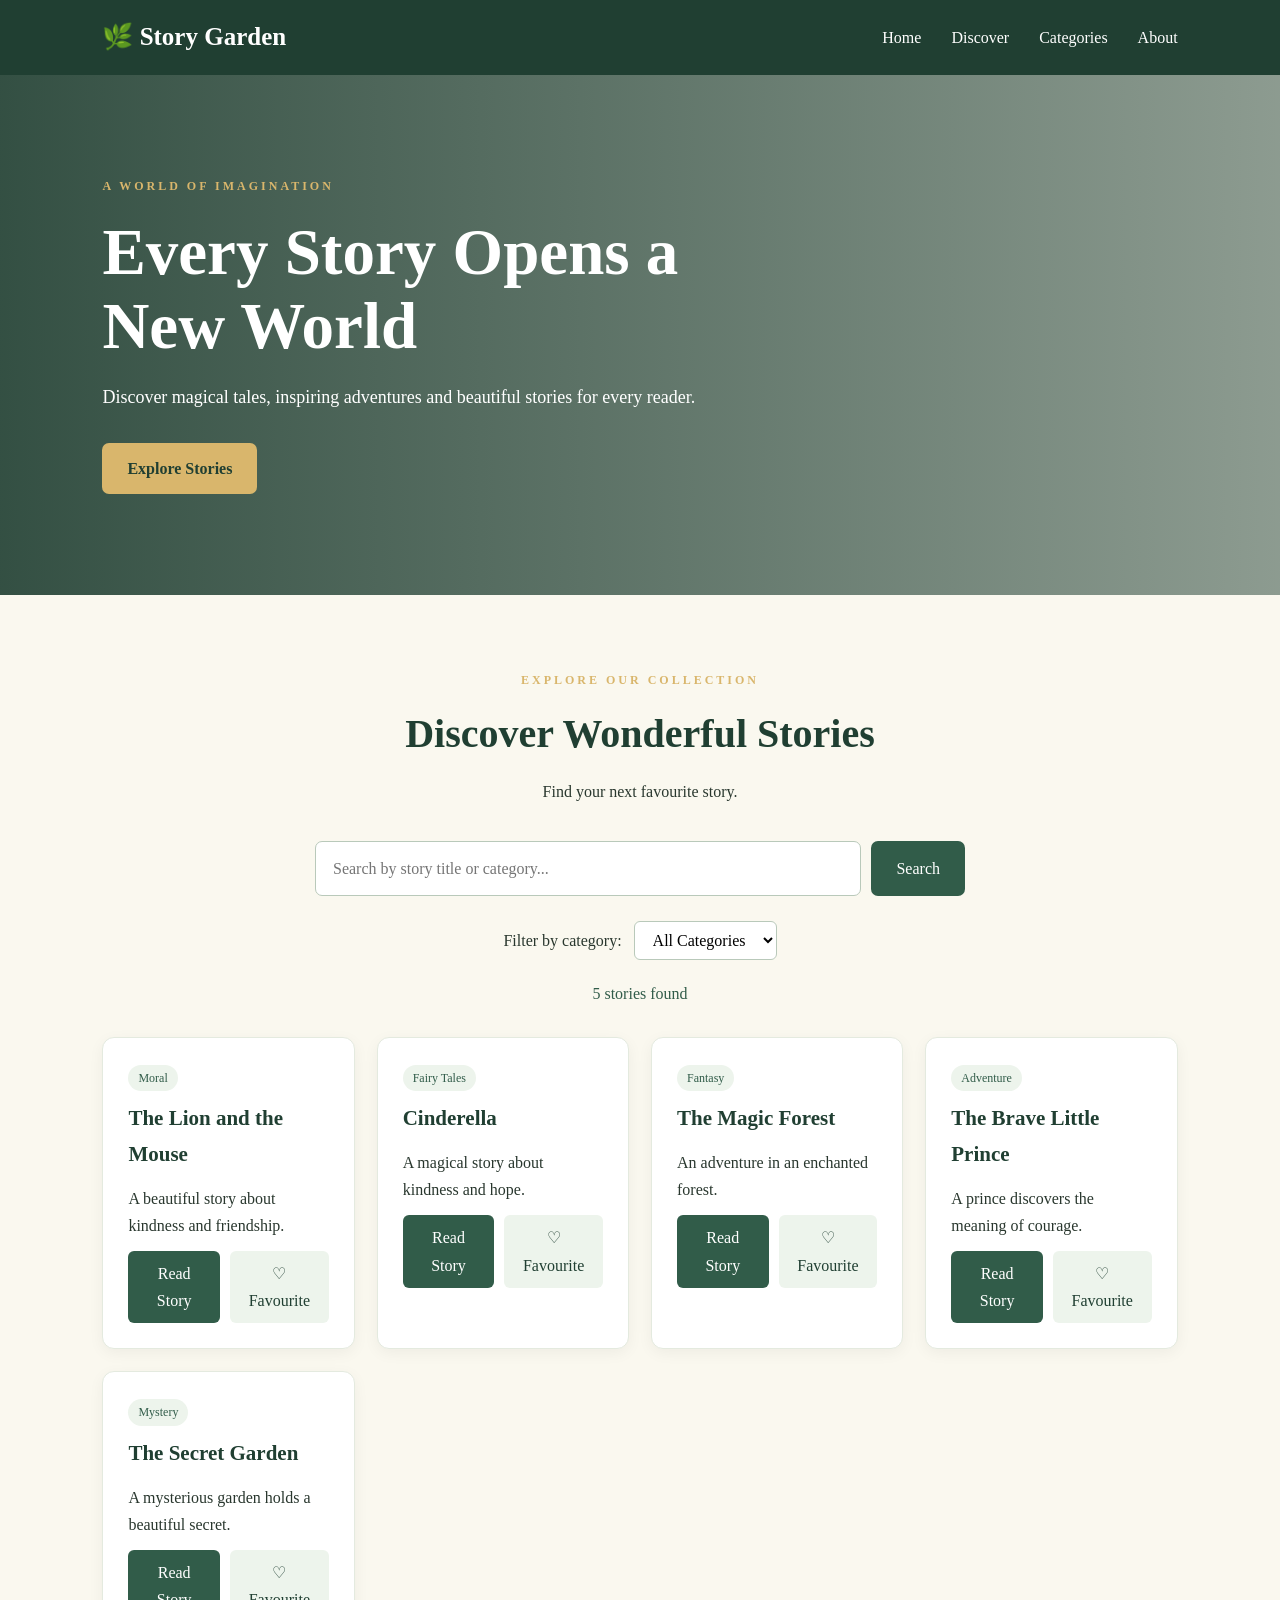
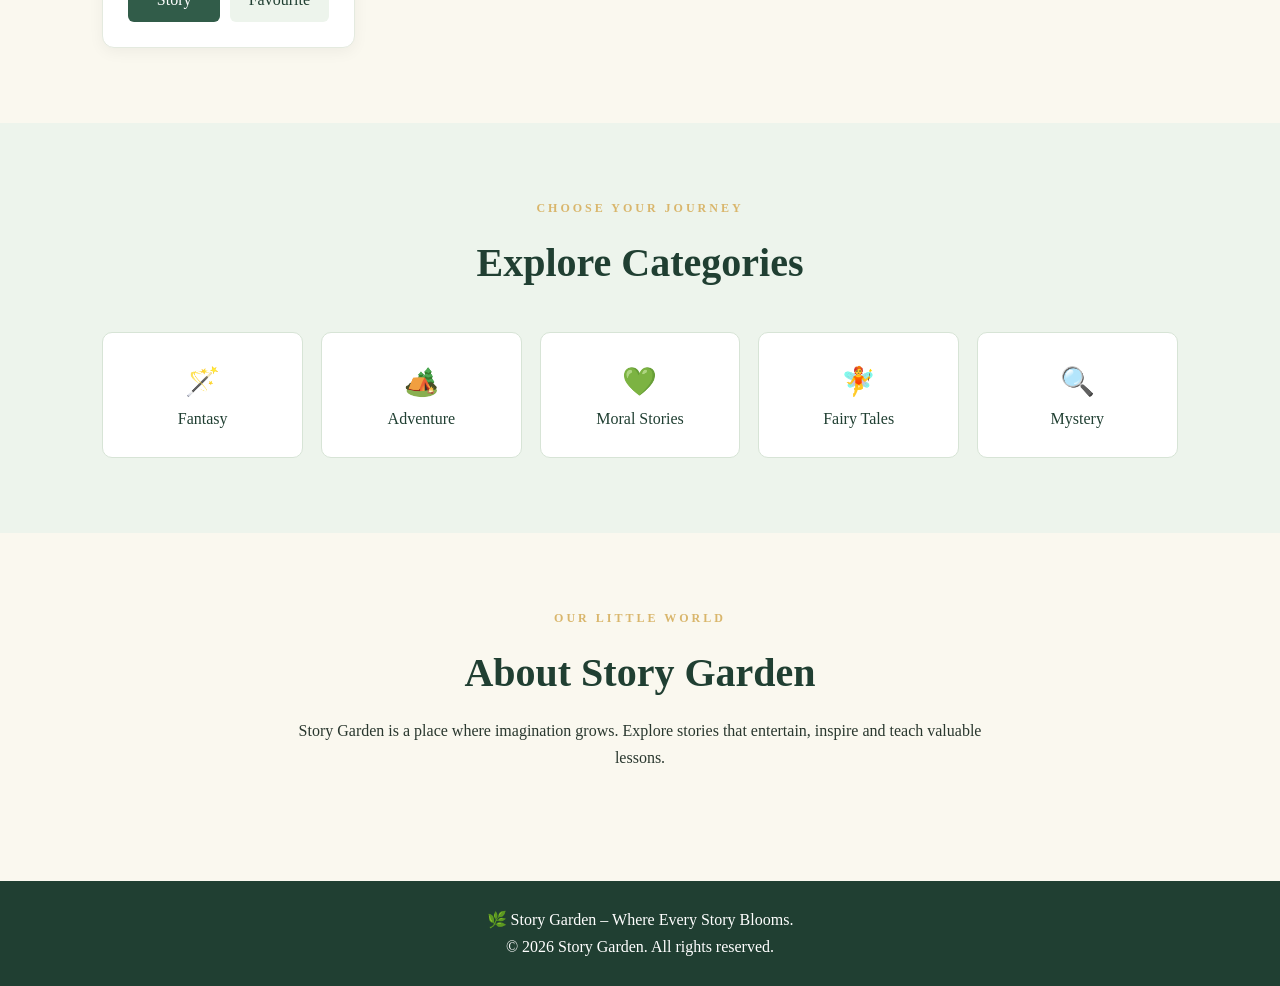
<file: index.html>
<!DOCTYPE html>
<html lang="en">

<head>
<!-- GOOGLE WEBSITE VERIFICATION -->

 <meta name="google-site-verification" content="CYfXfeOb16zpvwbXBMogxMPsg3N1q6FEcN5Z8IWdT7w" />
 <!-- BASIC WEBSITE SETTINGS -->
    <meta charset="UTF-8">
    <meta name="viewport" content="width=device-width, initial-scale=1.0">

    <!-- GOOGLE SEO SETTINGS -->
    <title>Story Garden for Everyone| Fairy Tales, Moral Stories & Adventures</title>

    <meta name="description"
    content="Welcome to Story Garden! Discover beautiful fairy tales, moral stories, bedtime stories, adventure stories and inspiring stories for everyone.">

    <meta name="keywords"
    content="Story Garden, fairy tales, moral stories, bedtime stories, kids stories, adventure stories, short stories">

    <meta name="author" content="Story Garden">

    <meta name="robots" content="index, follow">

    <!-- SOCIAL MEDIA SHARING -->
    <meta property="og:title"
    content="Story Garden - Discover Wonderful Stories">

    <meta property="og:description"
    content="Explore magical fairy tales, moral stories and exciting adventures at Story Garden.">

    <meta property="og:type" content="website">

    <!-- WEBSITE ICON (OPTIONAL) -->
    <!-- Add your favicon link here if you have one -->

    <!-- CONNECT CSS FILE -->
    <link rel="stylesheet" href="style.css">

    <!-- CONNECT JAVASCRIPT FILE -->
    <script src="script.js" defer></script>

</head>

<body>

    <!-- HEADER -->
    <header class="header">

        <a href="#home" class="logo">🌿 Story Garden</a>

        <button class="menu-toggle" id="menuToggle"
                aria-label="Toggle navigation" aria-expanded="false">
            ☰
        </button>

        <nav class="navbar" id="navbar">
            <a href="#home">Home</a>
            <a href="#discover">Discover</a>
            <a href="#categories">Categories</a>
            <a href="#about">About</a>
        </nav>

    </header>

    <main>

        <!-- HOME SECTION -->
        <section class="hero" id="home">

            <div class="hero-content">

                <p class="eyebrow">A WORLD OF IMAGINATION</p>

                <h1>Every Story Opens a New World</h1>

                <p>
                    Discover magical tales, inspiring adventures
                    and beautiful stories for every reader.
                </p>

                <a href="#discover" class="primary-btn">
                    Explore Stories
                </a>

            </div>

        </section>

        <!-- DISCOVER SECTION -->
        <section class="section" id="discover">

            <div class="section-heading">

                <p class="eyebrow">EXPLORE OUR COLLECTION</p>

                <h2>Discover Wonderful Stories</h2>

                <p>Find your next favourite story.</p>

            </div>

            <!-- SEARCH -->
            <div class="search-box">

                <input
                    type="search"
                    id="searchInput"
                    placeholder="Search by story title or category..."
                    aria-label="Search stories"
                >

                <button id="searchButton">Search</button>

            </div>

            <!-- CATEGORY FILTER -->
            <div class="filter-bar">

                <label for="categoryFilter">Filter by category:</label>

                <select id="categoryFilter">

                    <option value="all">All Categories</option>
                    <option value="Fantasy">Fantasy</option>
                    <option value="Adventure">Adventure</option>
                    <option value="Moral">Moral</option>
                    <option value="Fairy Tales">Fairy Tales</option>
                    <option value="Mystery">Mystery</option>

                </select>

            </div>

            <div class="results-info" id="resultsInfo"
                 aria-live="polite"></div>

            <div class="story-grid" id="storyResults"></div>

        </section>

        <!-- CATEGORIES SECTION -->
        <section class="section categories-section" id="categories">

            <div class="section-heading">

                <p class="eyebrow">CHOOSE YOUR JOURNEY</p>

                <h2>Explore Categories</h2>

            </div>

            <div class="category-grid">

                <button class="category-card" data-category="Fantasy">
                    🪄 <span>Fantasy</span>
                </button>

                <button class="category-card" data-category="Adventure">
                    🏕️ <span>Adventure</span>
                </button>

                <button class="category-card" data-category="Moral">
                    💚 <span>Moral Stories</span>
                </button>

                <button class="category-card" data-category="Fairy Tales">
                    🧚 <span>Fairy Tales</span>
                </button>

                <button class="category-card" data-category="Mystery">
                    🔍 <span>Mystery</span>
                </button>

            </div>

        </section>

        <!-- ABOUT SECTION -->
        <section class="section about-section" id="about">

            <div class="section-heading">

                <p class="eyebrow">OUR LITTLE WORLD</p>

                <h2>About Story Garden</h2>

                <p>
                    Story Garden is a place where imagination grows.
                    Explore stories that entertain, inspire and teach
                    valuable lessons.
                </p>

            </div>

        </section>

        <!-- STORY READING SECTION -->
        <section class="reader-section" id="readerSection" hidden>

            <button id="backButton" class="secondary-btn">
                ← Back to stories
            </button>

            <article id="storyReader" class="story-reader"></article>

        </section>

    </main>

    <!-- FOOTER -->
    <footer class="footer">

        <p>🌿 Story Garden – Where Every Story Blooms.</p>

        <p>
            © <span id="year"></span> Story Garden.
            All rights reserved.
        </p>

    </footer>

</body>

</html>
</file>
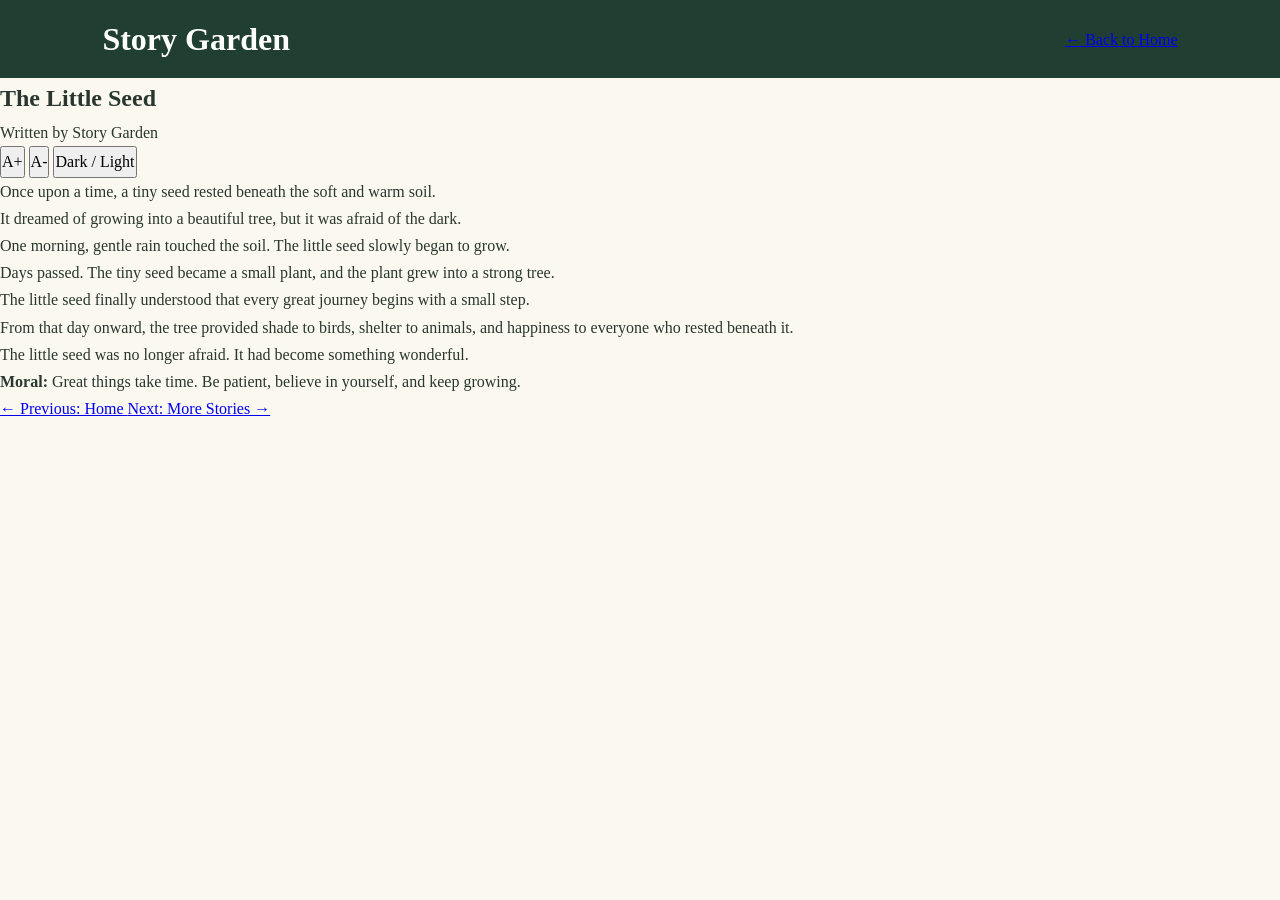
<file: story.html>
<!DOCTYPE html>
<html lang="en">

<head>
    <meta charset="UTF-8">

    <meta name="viewport" content="width=device-width, initial-scale=1.0">

    <title>Story Garden | The Little Seed</title>

    <!-- Connect CSS file -->
    <link rel="stylesheet" href="style.css">
</head>

<body>

    <!-- Website Header -->
    <header class="header">

        <h1>Story Garden</h1>

        <a href="index.html">← Back to Home</a>

    </header>


    <!-- Main Story Section -->
    <main class="story-page">

        <!-- Story Title -->
        <h2>The Little Seed</h2>

        <!-- Author Name -->
        <p class="author">Written by Story Garden</p>


        <!-- Reading Controls -->
        <div class="reading-controls">

            <button onclick="changeFontSize(1)">
                A+
            </button>

            <button onclick="changeFontSize(-1)">
                A-
            </button>

            <button onclick="toggleTheme()">
                Dark / Light
            </button>

        </div>


        <!-- Complete Story Content -->
        <article id="story-content">

            <p>
                Once upon a time, a tiny seed rested
                beneath the soft and warm soil.
            </p>

            <p>
                It dreamed of growing into a beautiful
                tree, but it was afraid of the dark.
            </p>

            <p>
                One morning, gentle rain touched the soil.
                The little seed slowly began to grow.
            </p>

            <p>
                Days passed. The tiny seed became a small
                plant, and the plant grew into a strong tree.
            </p>

            <p>
                The little seed finally understood that
                every great journey begins with a small step.
            </p>

            <p>
                From that day onward, the tree provided
                shade to birds, shelter to animals, and
                happiness to everyone who rested beneath it.
            </p>

            <p>
                The little seed was no longer afraid.
                It had become something wonderful.
            </p>

            <p>
                <strong>Moral:</strong>
                Great things take time. Be patient,
                believe in yourself, and keep growing.
            </p>

        </article>


        <!-- Story Navigation -->
        <div class="story-navigation">

            <a href="index.html">
                ← Previous: Home
            </a>

            <a href="index.html">
                Next: More Stories →
            </a>

        </div>

    </main>


    <!-- Connect JavaScript File -->
    <script src="script.js"></script>

</body>

</html>
</file>
<file: style.css>
* {
    margin: 0;
    padding: 0;
    box-sizing: border-box;
}

:root {
    --green: #315c49;
    --dark-green: #203f32;
    --light-green: #edf4ec;
    --cream: #faf8ef;
    --gold: #d9b66c;
    --text: #29372e;
    --white: #ffffff;
}

html {
    scroll-behavior: smooth;
    scroll-padding-top: 85px;
}

body {
    font-family: Georgia, serif;
    background: var(--cream);
    color: var(--text);
    line-height: 1.7;
}

button, input, select {
    font: inherit;
}

button, a {
    -webkit-tap-highlight-color: transparent;
}

/* HEADER */

.header {
    min-height: 75px;
    background: var(--dark-green);
    color: white;
    display: flex;
    align-items: center;
    justify-content: space-between;
    padding: 12px 8%;
    position: sticky;
    top: 0;
    z-index: 100;
}

.logo {
    color: white;
    font-size: 25px;
    font-weight: bold;
    text-decoration: none;
}

.navbar {
    display: flex;
    gap: 30px;
}

.navbar a {
    color: white;
    text-decoration: none;
    transition: color 0.3s;
}

.navbar a:hover {
    color: var(--gold);
}

.menu-toggle {
    display: none;
    background: none;
    color: white;
    border: none;
    font-size: 25px;
    cursor: pointer;
}

/* HERO */

.hero {
    min-height: 520px;
    padding: 100px 8%;
    display: flex;
    align-items: center;
    background:
        linear-gradient(90deg, #203f32e8, #203f3280),
        url("https://images.unsplash.com/photo-1448375240586-882707db888b?w=1600")
        center/cover no-repeat;
    color: white;
}

.hero-content {
    max-width: 650px;
}

.eyebrow {
    color: var(--gold);
    letter-spacing: 3px;
    font-size: 12px;
    font-weight: bold;
}

.hero h1 {
    font-size: clamp(38px, 6vw, 65px);
    line-height: 1.15;
    margin: 18px 0;
}

.hero-content > p:not(.eyebrow) {
    font-size: 18px;
    margin-bottom: 30px;
}

.primary-btn, .secondary-btn {
    display: inline-block;
    padding: 12px 25px;
    border-radius: 7px;
    text-decoration: none;
    cursor: pointer;
    border: none;
}

.primary-btn {
    background: var(--gold);
    color: var(--dark-green);
    font-weight: bold;
}

.primary-btn:hover {
    background: white;
}

/* GENERAL SECTIONS */

.section {
    padding: 75px 8%;
}

.section-heading {
    text-align: center;
    max-width: 700px;
    margin: 0 auto 35px;
}

.section-heading h2 {
    font-size: clamp(28px, 4vw, 40px);
    color: var(--dark-green);
    margin: 10px 0;
}

/* SEARCH */

.search-box {
    display: flex;
    max-width: 650px;
    margin: 25px auto;
    gap: 10px;
}

.search-box input {
    flex: 1;
    min-width: 0;
    padding: 13px 17px;
    border: 1px solid #b9c9ba;
    border-radius: 7px;
    background: white;
}

.search-box button {
    padding: 12px 25px;
    border: none;
    border-radius: 7px;
    background: var(--green);
    color: white;
    cursor: pointer;
}

.filter-bar {
    text-align: center;
    margin: 20px 0;
}

.filter-bar select {
    padding: 9px 14px;
    border: 1px solid #b9c9ba;
    border-radius: 6px;
    background: white;
    margin-left: 8px;
}

.results-info {
    text-align: center;
    margin: 15px;
    color: var(--green);
}

/* STORY CARDS */

.story-grid {
    display: grid;
    grid-template-columns: repeat(auto-fit, minmax(230px, 1fr));
    gap: 22px;
    margin-top: 30px;
}

.story-card {
    background: white;
    border-radius: 12px;
    padding: 25px;
    box-shadow: 0 4px 15px #0000000d;
    border: 1px solid #e4eadf;
    transition: transform 0.3s, box-shadow 0.3s;
}

.story-card:hover {
    transform: translateY(-5px);
    box-shadow: 0 8px 22px #00000018;
}

.story-card h3 {
    color: var(--dark-green);
    margin: 10px 0;
    font-size: 21px;
}

.story-card .category-label {
    display: inline-block;
    background: var(--light-green);
    color: var(--green);
    padding: 3px 10px;
    border-radius: 20px;
    font-size: 12px;
}

.story-card p {
    margin: 12px 0;
}

.card-actions {
    display: flex;
    justify-content: space-between;
    align-items: center;
    gap: 10px;
}

.read-btn, .favorite-btn {
    border: none;
    cursor: pointer;
    padding: 9px 13px;
    border-radius: 6px;
}

.read-btn {
    background: var(--green);
    color: white;
}

.favorite-btn {
    background: var(--light-green);
    color: var(--dark-green);
}

/* CATEGORIES */

.categories-section {
    background: var(--light-green);
}

.category-grid {
    display: grid;
    grid-template-columns: repeat(auto-fit, minmax(150px, 1fr));
    gap: 18px;
}

.category-card {
    padding: 25px 10px;
    border: 1px solid #d7e4d6;
    border-radius: 10px;
    background: white;
    color: var(--dark-green);
    font-size: 28px;
    cursor: pointer;
    transition: 0.3s;
}

.category-card span {
    display: block;
    font-size: 16px;
}

.category-card:hover {
    background: var(--green);
    color: white;
    transform: translateY(-4px);
}

/* ABOUT */

.about-section {
    min-height: 280px;
}

/* READING PAGE */

.reader-section {
    padding: 45px 8%;
}

.secondary-btn {
    background: var(--green);
    color: white;
}

.story-reader {
    background: white;
    max-width: 800px;
    padding: 35px;
    margin: 25px auto;
    border-radius: 12px;
    box-shadow: 0 4px 15px #00000012;
}

.story-reader h2 {
    color: var(--dark-green);
    margin-bottom: 20px;
}

.story-reader p {
    margin-bottom: 18px;
    white-space: pre-line;
}

/* FOOTER */

.footer {
    background: var(--dark-green);
    color: white;
    text-align: center;
    padding: 25px;
}

/* RESPONSIVE */

@media (max-width: 700px) {
    .header {
        padding: 12px 5%;
    }

    .menu-toggle {
        display: block;
    }

    .navbar {
        display: none;
        position: absolute;
        top: 70px;
        left: 0;
        width: 100%;
        background: var(--dark-green);
        flex-direction: column;
        padding: 20px 8%;
        gap: 15px;
    }

    .navbar.active {
        display: flex;
    }

    .hero {
        min-height: 430px;
        padding: 70px 6%;
    }

    .section {
        padding: 55px 6%;
    }

    .search-box {
        flex-direction: column;
    }

    .search-box button {
        width: 100%;
    }

    .filter-bar select {
        margin: 10px 0;
    }

    .story-reader {
        padding: 22px;
    }
}
</file>
